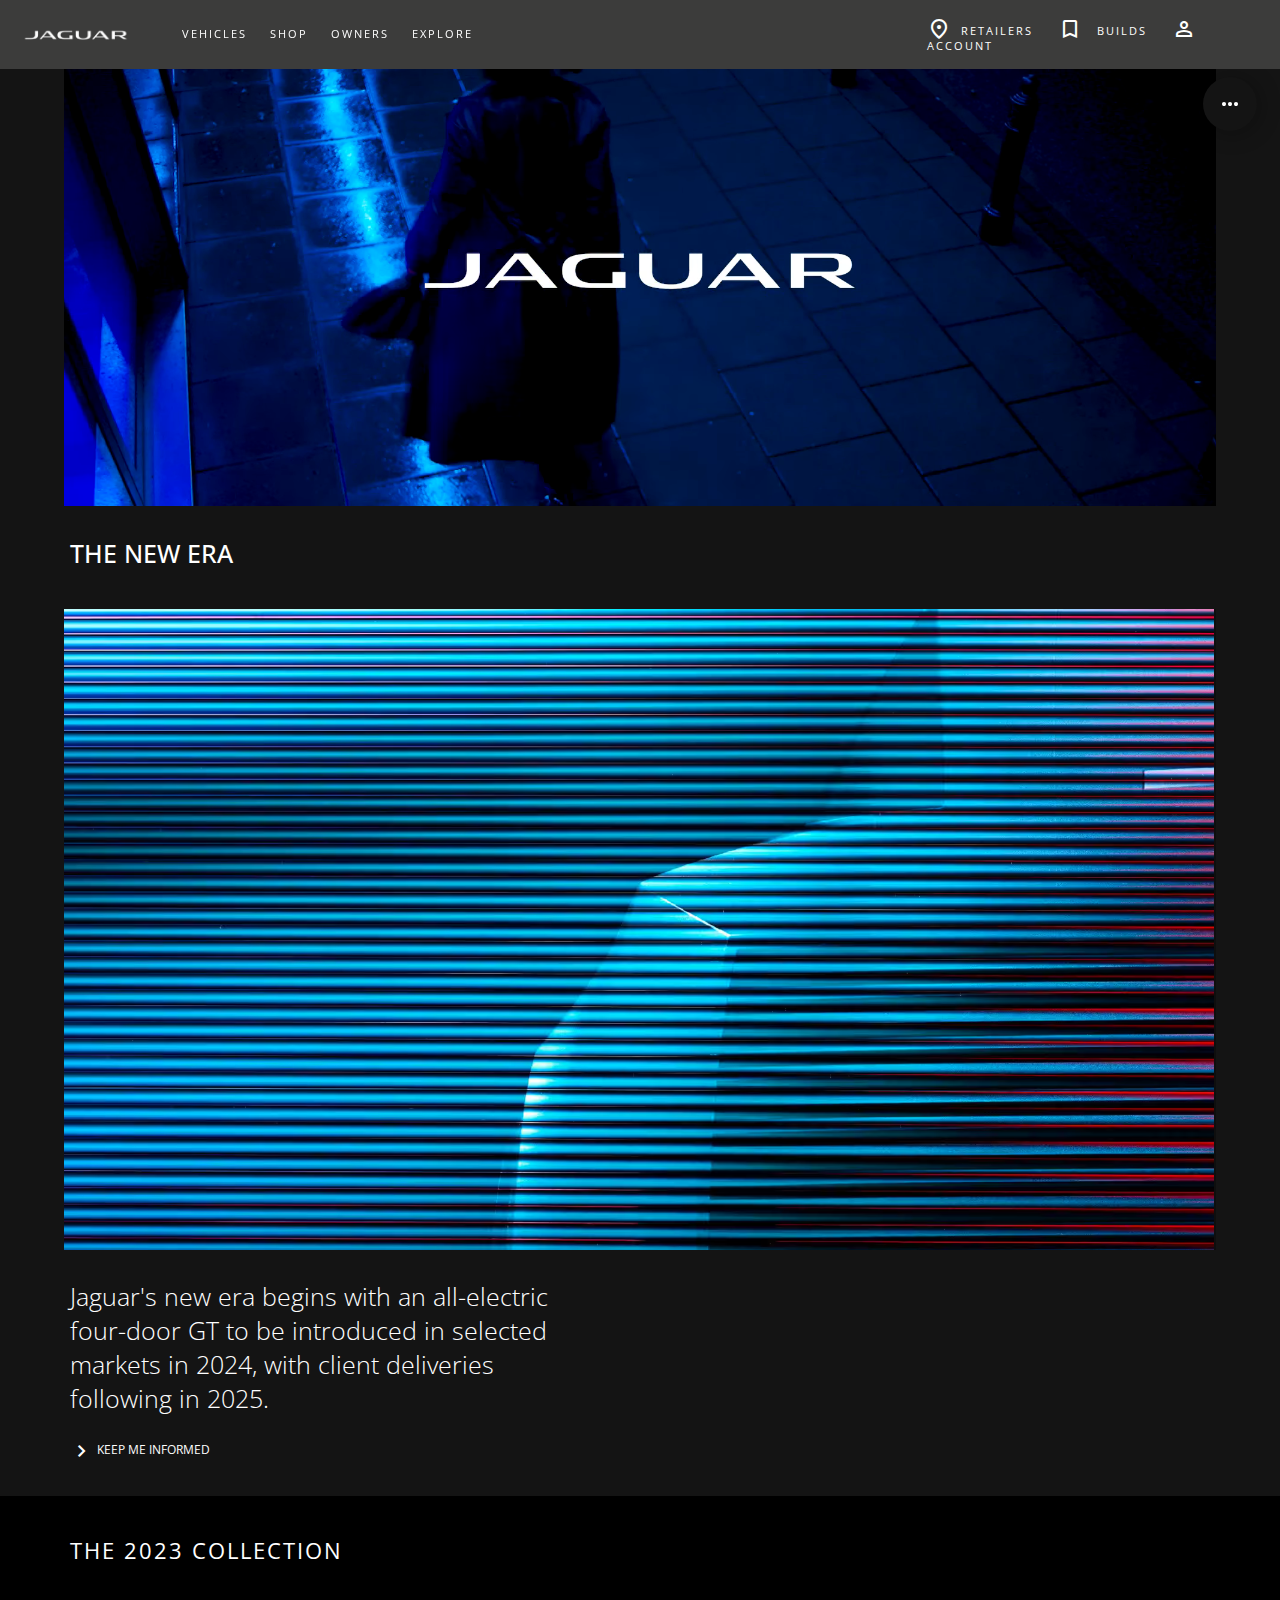
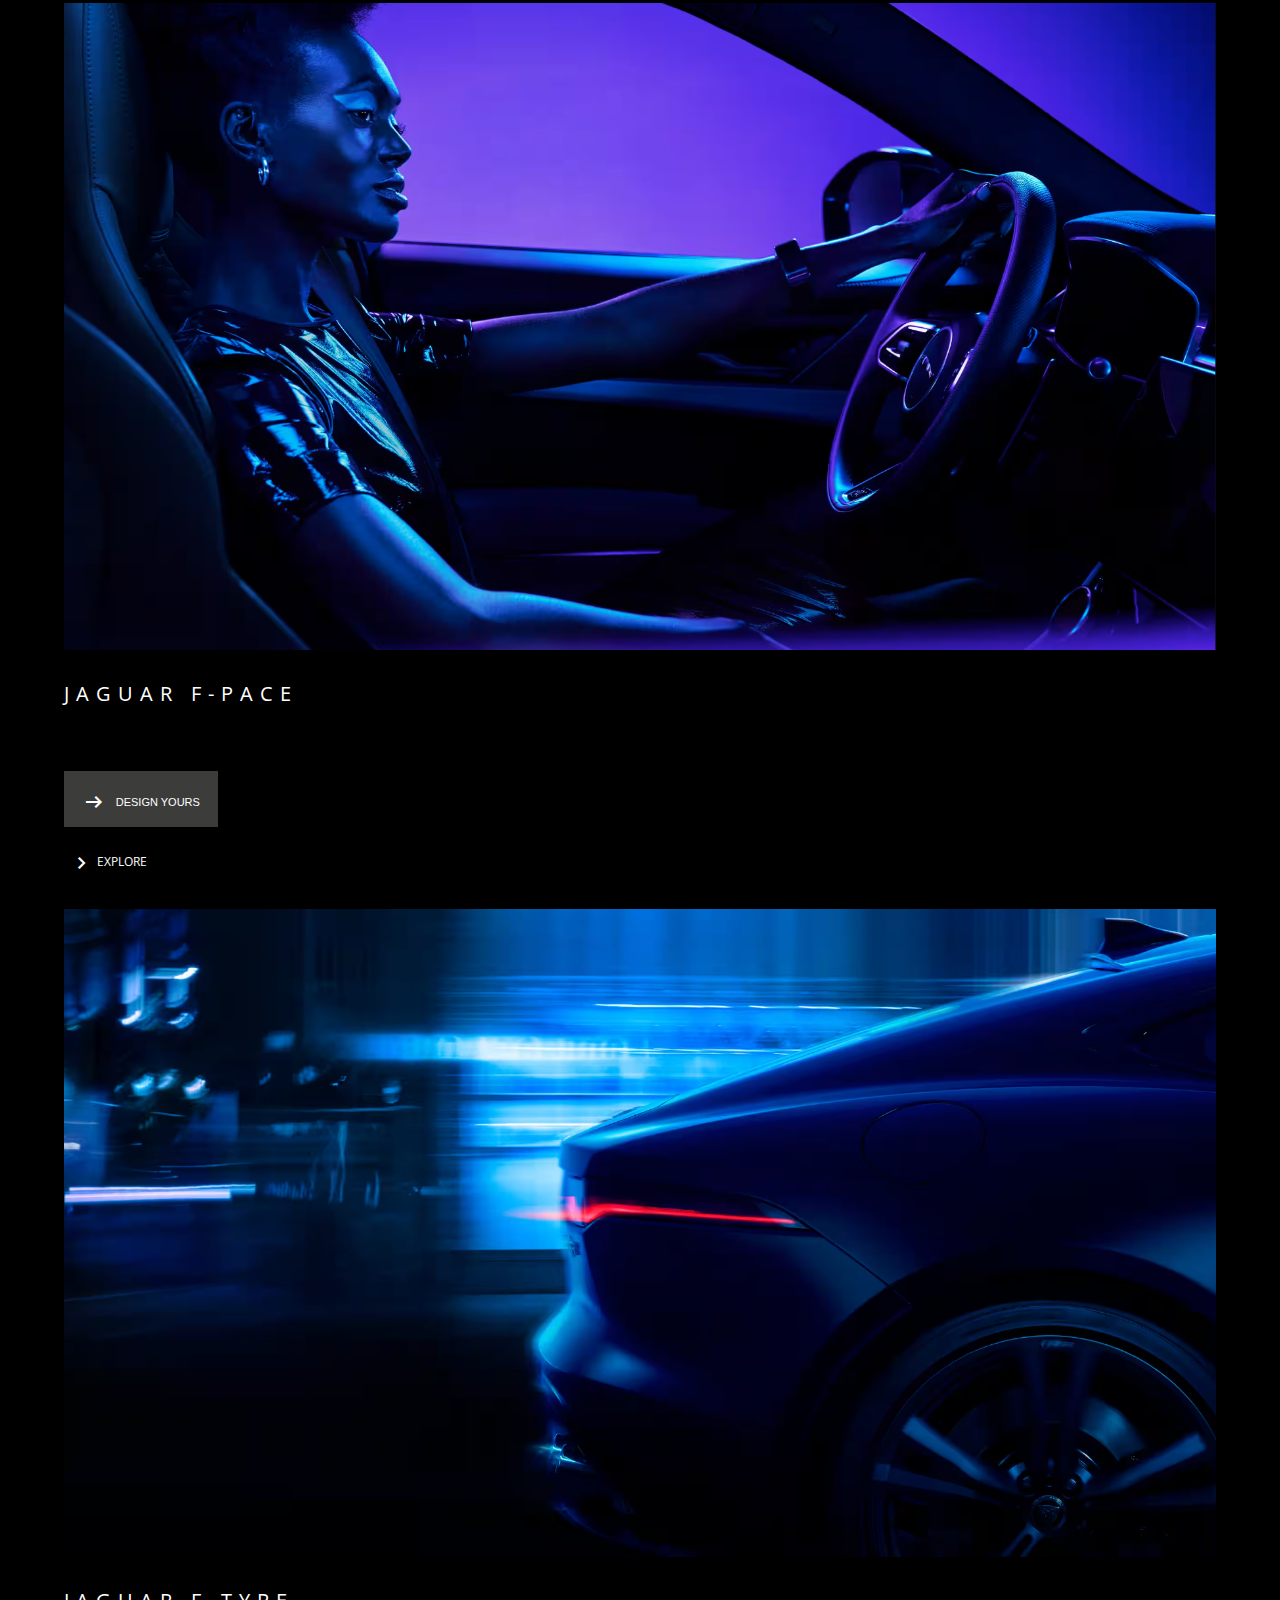
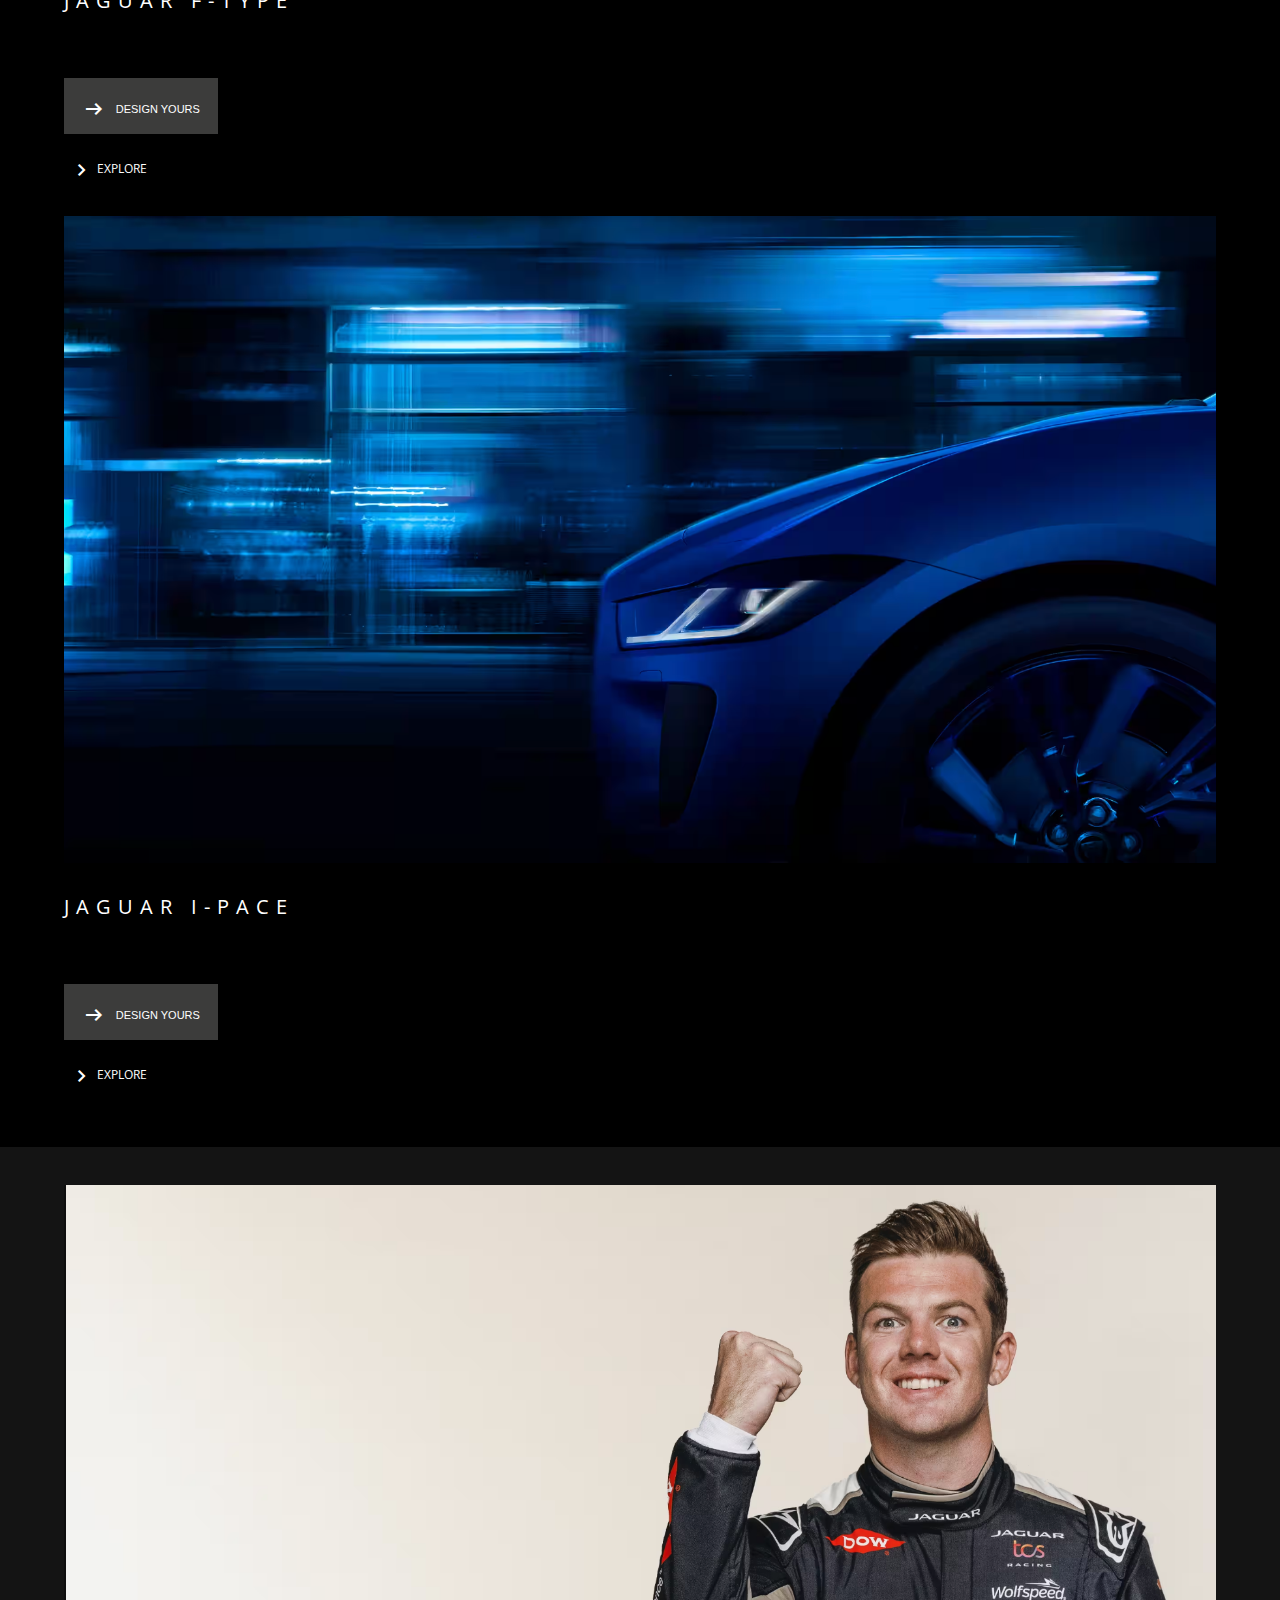
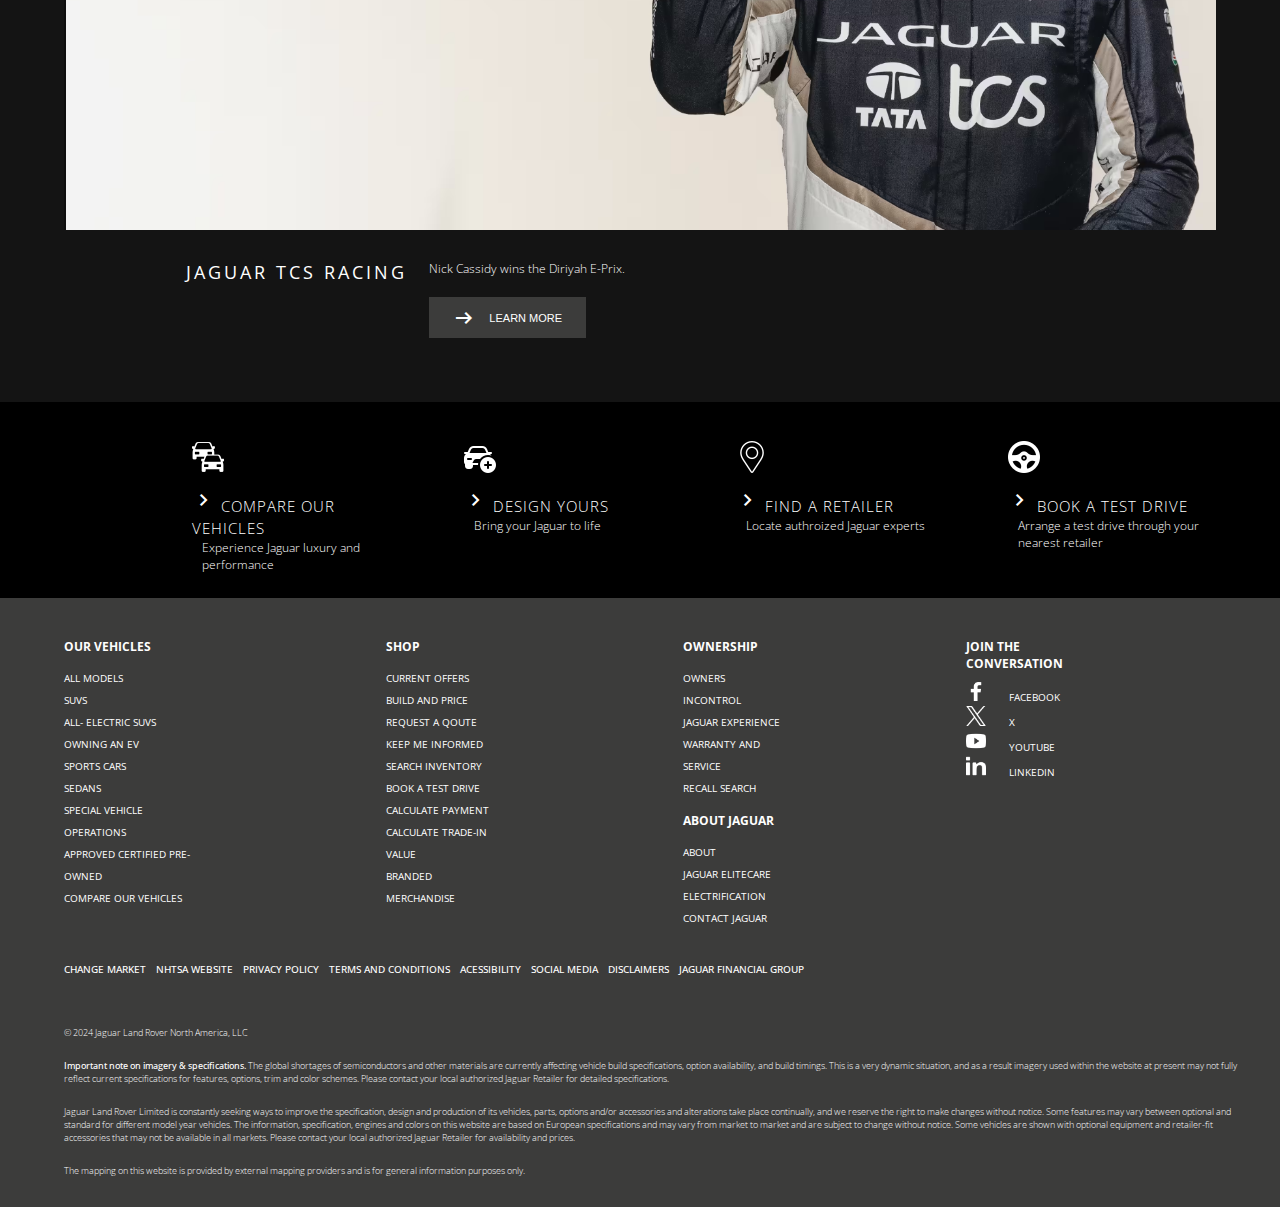
<file: index.html>
<!DOCTYPE html>
<html lang="en">
<head>
    <meta charset="UTF-8">
    <meta http-equiv="X-UA-Compatible" content="IE=edge">
    <link rel="stylesheet" href="style.css">
    <link rel="preconnect" href="https://fonts.googleapis.com">
    <link rel="stylesheet" href="https://fonts.googleapis.com/css2?family=Material+Symbols+Outlined:opsz,wght,FILL,GRAD@20..48,100..700,0..1,-50..200" />
    <link rel="stylesheet" href="https://fonts.googleapis.com/css2?family=Material+Symbols+Outlined:opsz,wght,FILL,GRAD@20..48,100..700,0..1,-50..200" />
    <link rel="stylesheet" href="https://fonts.googleapis.com/css2?family=Material+Symbols+Outlined:opsz,wght,FILL,GRAD@20..48,100..700,0..1,-50..200" />
    <link rel="stylesheet" href="https://fonts.googleapis.com/css2?family=Material+Symbols+Outlined:opsz,wght,FILL,GRAD@20..48,100..700,0..1,-50..200" />
    <link rel="stylesheet" href="https://fonts.googleapis.com/css2?family=Material+Symbols+Outlined:opsz,wght,FILL,GRAD@20..48,100..700,0..1,-50..200" />
    <link rel="preconnect" href="https://fonts.gstatic.com" crossorigin>
    <link href="https://fonts.googleapis.com/css2?family=Open+Sans:ital,wght@0,300..800;1,300..800&display=swap" rel="stylesheet">
    <meta name="viewport" content="width=device-width, initial-scale=1.0">
    <link rel="short icon" href="images/favicon-jdx.ico">
    <title> Jaguar Sedans, SUVs and Sports Cars - Official Site | Jaguar USA </title>
</head>
<body>

    <div class="jaguar-site">

        <div class="navigation">
            <div class="nav-links-left">
                <a href="index.html"> <img src="images/main-jag-logo.PNG" id="jaguar-nav-icon"> </a>
                <ul>
                    <li> <a href="#"> vehicles</a> </li>
                    <li> <a href="#"> shop</a> </li>
                    <li> <a href="#"> owners</a> </li>
                    <li> <a href="#"> explore</a> </li>
                </ul>
            </div>
            <div class="nav-links-right">
                <ul> 
                    <li>  <a href="retailer-locator.html"> <span class="material-symbols-outlined" id="nav-icon">location_on </span>retailers</a> </li>
                    <li> <a href="#"><span class="material-symbols-outlined" id="nav-icon" > bookmark </span> builds</a> </li>
                    <li> <a href="#"> <span class="material-symbols-outlined" id="nav-icon"> person </span> account</a> </li>
                </ul>
            </div>
        </div>

        <div class="more-icon">
            <div class="icon-dropdown">
                <a href="#"> <span class="material-symbols-outlined" id="dropdown-nav-icon"> more_horiz</span> </a> 
            </div>
        </div>
        
        <div class="main-section">
            <video controls muted autoplay loop src="images/JaguarAfterHours.webm"id="main-media"></video> 

            <div class="era-section">
                <h1> THE NEW ERA </h1>
                <img src="images/jaguar-3.png" alt="front car" id="main-media">
                <h2>Jaguar's new era begins with an all-electric four-door GT to be introduced in selected markets in 2024, with client deliveries following in 2025. </h2>
                <a href="#"> <span class="material-symbols-outlined" id="right-arrow"> keyboard_arrow_right </span> KEEP ME INFORMED </a>
            </div>
            
            <div class="collection-section">

            <div class="collection-header">
                    <h1> THE 2023 COLLECTION</h1>
                    <img src="images/jaguar-4.png" alt="car wind" id="main-media">
                    <!-- <img src="images/jaguar-5.png" alt="car wind" id="main-media">
                    <img src="images/jaguar-6.png" alt="car wind" id="main-media">
                    <img src="images/jaguar-7.png" alt="car wind" id="main-media"> -->
                </div>

                <div class="jag-header">
                    <h1>JAGUAR F-PACE</h1>
                    <button id="design-button"> <span class="material-symbols-outlined" id="arrow-right">arrow_right_alt</span>DESIGN YOURS </button>
                </div>
                <div class="explore">
                     <a href="#"> <span class="material-symbols-outlined" id="right-arrow"> keyboard_arrow_right </span> EXPLORE </a>
                </div>


                <div class="collection-header">
    
                    <img src="images/jaguar-8.png" alt="car wind" id="main-media">
                    <!-- <img src="images/jaguar-9.png" alt="car wind" id="main-media">
                    <img src="images/jaguar-10.png" alt="car wind" id="main-media">
                    <img src="images/jaguar-11.png" alt="car wind" id="main-media"> -->
                </div>

                <div class="jag-header">
                    <h1>JAGUAR F-TYPE</h1>
                    <button id="design-button"> <span class="material-symbols-outlined" id="arrow-right">arrow_right_alt</span>DESIGN YOURS </button>
                </div>
                <div class="explore">
                     <a href="#"> <span class="material-symbols-outlined"id="right-arrow"> keyboard_arrow_right </span> EXPLORE </a>
                </div>


                <div class="collection-header">
                   
                    <img src="images/jaguar-12.png" alt="drive jaguar" id="main-media"> 
                   <!-- <img src="images/jaguar-13.png" alt="car wind" id="main-media">
                    <img src="images/jaguar-14.png" alt="car wind" id="main-media">
                    <img src="images/jaguar-15.png" alt="car wind" id="main-media"> -->
                </div>

                <div class="jag-header">
                    <h1>JAGUAR I-PACE</h1>
                    <button id="design-button"> <span class="material-symbols-outlined"id="arrow-right">arrow_right_alt</span>DESIGN YOURS </button>
                </div>
                <div class="explore">
                     <a href="#"> <span class="material-symbols-outlined" id="right-arrow"> keyboard_arrow_right </span> EXPLORE </a>
                </div>
            </div>

            <div class="bottom-section">

                <img src="images/jaguar-nick.png" alt="drive jaguar" id="main-media"> 
                <!-- <img src="images/jaguar-16.png" alt="drive jaguar" id="main-media"> 
                <img src="images/jaguar-17.png" alt="drive jaguar" id="main-media">  -->
                

               <div class="jag-bottom-section">
                <div class="jag-lc">
                    <h1> JAGUAR TCS RACING </h1>
                </div>

                <div class="exclusive">
                    <h1>  Nick Cassidy wins the Diriyah E-Prix. </h1>
                    <button id="explore-button"> <span class="material-symbols-outlined" id="arrow-right">arrow_right_alt</span> LEARN MORE</button>
                </div>
               </div>
            </div>

        <div class="top-bottom-section">

            <div class="section-quad">
                <img src="images/two-cars-in-line.png" id="bottom-icon" > 
                <a href="#"> <span class="material-symbols-outlined" > keyboard_arrow_right </span> COMPARE OUR VEHICLES </a>
                <div class="section-text">
                    <p> Experience Jaguar luxury and performance</p>
                </div>
            </div>

            <div class="section-quad">
                <img src="images/transport.png" id="bottom-icon" > 
                <a href="#"> <span class="material-symbols-outlined" > keyboard_arrow_right </span> DESIGN YOURS</a>
                <div class="section-text">
                    <p> Bring your Jaguar to life </p>
                </div>
            </div>

            <div class="section-quad">
                <img src="images/pin.png" id="bottom-icon" > 
                <a href="#"> <span class="material-symbols-outlined" > keyboard_arrow_right </span> FIND A RETAILER </a>
                <div class="section-text">
                    <p> Locate authroized Jaguar experts </p>
                </div>
            </div>

            <div class="section-quad">
                <img src="images/steering-wheel.png" id="bottom-icon" > 
                <a href="#"> <span class="material-symbols-outlined" > keyboard_arrow_right </span> BOOK A TEST DRIVE </a>
                <div class="section-text">
                    <p> Arrange a test drive through your nearest retailer </p>
                </div>
            </div>
        </div>

        <!--bottom naviagtion -->

        <div class="bottom-page"> 
            <div class="bottom-links-section">

            <div class="bottom-columns">
                <div class="link-columns">
                    <h1> OUR VEHICLES </h1>
                    <ul>
                        <li><a href="#"> all models</a></li>
                        <li><a href="#"> suvs</a></li>
                        <li> <a href="#"> all- electric suvs</a> </li>
                        <li><a href="#"> owning an ev </a></li>
                        <li> <a href="#"> sports cars</a> </li>
                        <li><a href="#"> sedans </a> </li>
                        <li> <a href="#"> special vehicle operations </a> </li>
                        <li> <a href="#"> approved certified pre-owned</a> </li>
                        <li> <a href="#"> compare our vehicles</a> </li>
                    </ul>
                </div>
            </div>

            <div class="bottom-columns">
                <div class="link-columns">
                    <h1> SHOP </h1>
                    <ul>
                        <li> <a href="#"> current offers </a> </li> 
                        <li> <a href="#"> build and price </a> </li> 
                        <li> <a href="#"> request a qoute </a></li>  
                        <li> <a href="#"> keep me informed </a> </li>  
                        <li> <a href="#"> search inventory </a> </li>  
                        <li> <a href="#"> book a test drive  </a> </li> 
                        <li> <a href="#"> calculate payment</a> </li>  
                        <li> <a href="#"> calculate trade-in value </a> </li>  
                        <li>  <a href="#"> branded merchandise </a> </li> 
                    </ul>
                    
                </div>
            </div>

            <div class="bottom-columns">
                <div class="link-columns">
                    <h1> OWNERSHIP </h1>
                    <ul>
                        <li> <a href="#"> owners </a> </li>
                        <li> <a href="#">  incontrol </a> </li>
                        <li> <a href="#"> jaguar experience</a></li>
                        <li> <a href="#"> warranty and service </a> </li>
                        <li> <a href="#"> recall search  </a></li>
                    </ul>
                    
                    <h1> ABOUT JAGUAR </h1>
                    <ul> 
                        <li> <a href="#"> about  </a> </li>
                        <li> <a href="#"> jaguar elitecare </a> </li>
                        <li> <a href="#"> electrification </a> </li>
                        <li> <a href="#"> contact jaguar </a> </li>
                    </ul>
                </div>
            </div>

            <div class="bottom-columns">
                <div class="link-columns">
                    <h1> JOIN THE CONVERSATION </h1>
                    <ul> 
                        <li><a href="#"> <img src="images/facebook-app-symbol.png" alt="facebook icon" id="social-icons"> facebook </a></li>
                        <li><a href="#"> <img src="images/twitter (2).png" alt="twitter icon" id="social-icons"> X </a></li>
                        <li><a href="#"> <img src="images/youtube (2).png" alt="youtube icon" id="social-icons"> youtube </a></li>
                        <li><a href="#"> <img src="images/linked-in-logo-of-two-letters.png" alt="linkedin icon" id="social-icons"> linkedin </a></li>
                  </ul>
                </div>
            </div>

        </div>

        <div class="bottom-page-blurb">

            <div class="more-links">
                <a href="#"> change market </a>
                <a href="#"> nhtsa website </a>
                <a href="#"> privacy policy </a>
                <a href="#"> terms and conditions </a>
                <a href="#"> acessibility </a>
                <a href="#"> social media </a>
                <a href="#"> disclaimers </a>
                <a href="#"> jaguar financial group </a>
            
            </div>

                <div class="bottom-blurb">
                    <p> &copy; 2024 Jaguar Land Rover North America, LLC </p>

                    <p> <span id="important-blurb"> Important note on imagery & specifications.</span> 
                        The global shortages of semiconductors and other materials are currently affecting 
                        vehicle build specifications, option availability, and build timings. This is a very 
                        dynamic situation, and as a result imagery used within the website at present may not 
                        fully reflect current specifications for features, options, trim and color schemes. 
                        Please contact your local authorized Jaguar Retailer for detailed specifications.
                    </p>

                    <p> Jaguar Land Rover Limited is constantly seeking ways to improve the specification, 
                        design and production of its vehicles, parts, options and/or accessories and alterations 
                        take place continually, and we reserve the right to make changes without notice. Some 
                        features may vary between optional and standard for different model year vehicles. The 
                        information, specification, engines and colors on this website are based on European 
                        specifications and may vary from market to market and are subject to change without 
                        notice. Some vehicles are shown with optional equipment and retailer-fit accessories 
                        that may not be available in all markets. Please contact your local authorized Jaguar 
                        Retailer for availability and prices.
                    </p>

                    <p>The mapping on this website is provided by external mapping providers and is for general information purposes only.</p>

                </div>
            </div>
        </div>
    </div>
    
</body>
</html>
</file>
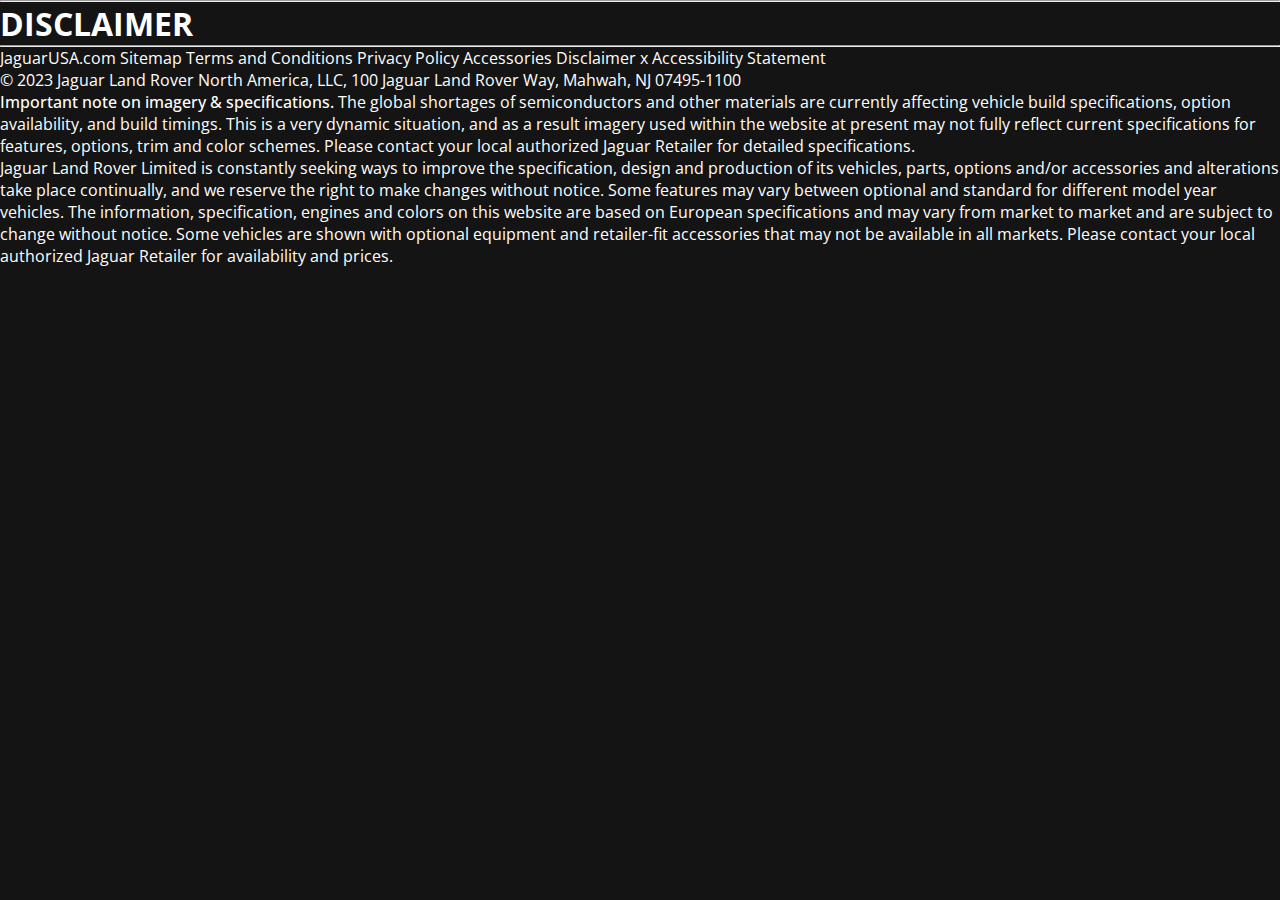
<file: buildyourjaguar.html>
<!DOCTYPE html>
<html lang="en">
<head>
    <meta charset="UTF-8">
    <meta http-equiv="X-UA-Compatible" content="IE=edge">
    <link rel="stylesheet" href="style.css">
    <link rel="preconnect" href="https://fonts.googleapis.com">
    <link rel="stylesheet" href="https://fonts.googleapis.com/css2?family=Material+Symbols+Outlined:opsz,wght,FILL,GRAD@20..48,100..700,0..1,-50..200" />
    <link rel="stylesheet" href="https://fonts.googleapis.com/css2?family=Material+Symbols+Outlined:opsz,wght,FILL,GRAD@20..48,100..700,0..1,-50..200" />
    <link rel="stylesheet" href="https://fonts.googleapis.com/css2?family=Material+Symbols+Outlined:opsz,wght,FILL,GRAD@20..48,100..700,0..1,-50..200" />
    <link rel="stylesheet" href="https://fonts.googleapis.com/css2?family=Material+Symbols+Outlined:opsz,wght,FILL,GRAD@20..48,100..700,0..1,-50..200" />
    <link rel="stylesheet" href="https://fonts.googleapis.com/css2?family=Material+Symbols+Outlined:opsz,wght,FILL,GRAD@20..48,100..700,0..1,-50..200" />
    <link rel="preconnect" href="https://fonts.gstatic.com" crossorigin>
    <link href="https://fonts.googleapis.com/css2?family=Open+Sans:ital,wght@0,300..800;1,300..800&display=swap" rel="stylesheet">
    <meta name="viewport" content="width=device-width, initial-scale=1.0">
    <link rel="short icon" href="images/favicon-jdx.ico">
    <title> Jaguar Sedans, SUVs and Sports Cars - Official Site | Jaguar USA </title>
</head>
<body>

    <div class="images-test">
       
    </div>
    <div class="disclaimer-bottom">

        <div class="disclaimer">
            <hr id="disclaimer-line">
            <h1> DISCLAIMER </h1>
            <hr id="disclaimer-line">
        </div>

        <div class="disclaimer-links">
            <ul>
                <a href="#"> JaguarUSA.com </a>
                <a href="#"> Sitemap </a>
                <a href="#"> Terms and Conditions </a>
                <a href="#"> Privacy Policy </a>
                <a href="#"> Accessories </a>
                <a href="#"> Disclaimer </a>x
                <a href="#"> Accessibility Statement </a>
            </ul>
        </div>

        <div class="disclaimer-blurb-one">
            <p> &copy; 2023 Jaguar Land Rover North America, LLC, 100 Jaguar Land Rover Way, Mahwah, NJ 07495-1100 </p>

            <p> <span id="important-blurb"> Important note on imagery & specifications.</span> 
                The global shortages of semiconductors and other materials are currently affecting 
                vehicle build specifications, option availability, and build timings. This is a very 
                dynamic situation, and as a result imagery used within the website at present may not 
                fully reflect current specifications for features, options, trim and color schemes. 
                Please contact your local authorized Jaguar Retailer for detailed specifications.
            </p>

            <p> Jaguar Land Rover Limited is constantly seeking ways to improve the specification, 
                design and production of its vehicles, parts, options and/or accessories and alterations 
                take place continually, and we reserve the right to make changes without notice. Some 
                features may vary between optional and standard for different model year vehicles. The 
                information, specification, engines and colors on this website are based on European 
                specifications and may vary from market to market and are subject to change without 
                notice. Some vehicles are shown with optional equipment and retailer-fit accessories 
                that may not be available in all markets. Please contact your local authorized Jaguar 
                Retailer for availability and prices.
            </p>

        </div>



    </div>
</body>
</html>
</file>
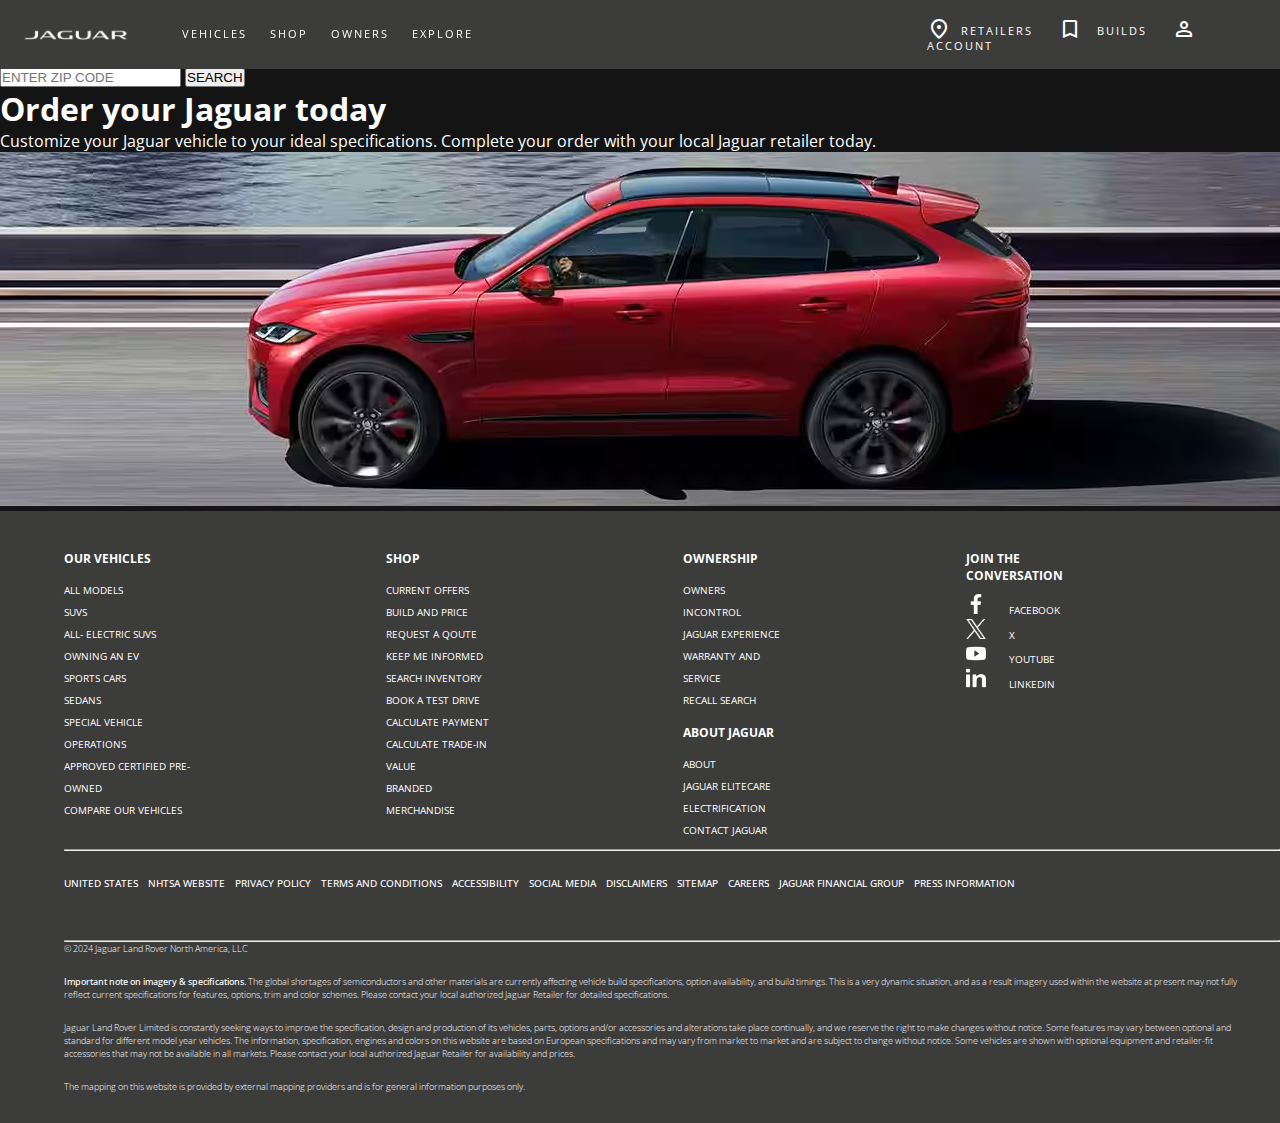
<file: retailer-locator.html>
<!DOCTYPE html>
<html lang="en">
<head>
    <meta charset="UTF-8">
    <meta http-equiv="X-UA-Compatible" content="IE=edge">
    <link rel="stylesheet" href="style.css">
    <link rel="preconnect" href="https://fonts.googleapis.com">
    <link rel="stylesheet" href="https://fonts.googleapis.com/css2?family=Material+Symbols+Outlined:opsz,wght,FILL,GRAD@20..48,100..700,0..1,-50..200" />
    <link rel="stylesheet" href="https://fonts.googleapis.com/css2?family=Material+Symbols+Outlined:opsz,wght,FILL,GRAD@20..48,100..700,0..1,-50..200" />
    <link rel="stylesheet" href="https://fonts.googleapis.com/css2?family=Material+Symbols+Outlined:opsz,wght,FILL,GRAD@20..48,100..700,0..1,-50..200" />
    <link rel="stylesheet" href="https://fonts.googleapis.com/css2?family=Material+Symbols+Outlined:opsz,wght,FILL,GRAD@20..48,100..700,0..1,-50..200" />
    <link rel="stylesheet" href="https://fonts.googleapis.com/css2?family=Material+Symbols+Outlined:opsz,wght,FILL,GRAD@20..48,100..700,0..1,-50..200" />
    <link rel="preconnect" href="https://fonts.gstatic.com" crossorigin>
    <link href="https://fonts.googleapis.com/css2?family=Open+Sans:ital,wght@0,300..800;1,300..800&display=swap" rel="stylesheet">
    <meta name="viewport" content="width=device-width, initial-scale=1.0">
    <link rel="short icon" href="images/favicon-jdx.ico">
    <title> Find a Jaguar Retailer| Jaguar USA </title>
</head>
<body>

    <div class="jaguar-site">

        <div class="navigation">
            <div class="nav-links-left">
                <a href="index.html"> <img src="images/main-jag-logo.PNG" id="jaguar-nav-icon"> </a>
                <ul>
                    <li> <a href="#"> vehicles</a> </li>
                    <li> <a href="#"> shop</a> </li>
                    <li> <a href="#"> owners</a> </li>
                    <li> <a href="#"> explore</a> </li>
                </ul>
            </div>
            <div class="nav-links-right">
                <ul> 
                    <li> <a href="retailer-locator.html"> <span class="material-symbols-outlined" id="nav-icon">location_on </span>retailers</a> </li>
                    <li> <a href="#"><span class="material-symbols-outlined" id="nav-icon" > bookmark </span> builds</a> </li>
                    <li> <a href="#"> <span class="material-symbols-outlined" id="nav-icon"> person </span> account</a> </li>
                </ul>
            </div>
        </div>
        <!-- main section --> 

        <div class="retailer-top">

            <div class="find-retailer">
                <!-- <img src="images/jaguar-18.png" alt="jaguar side of wheel" id="retailer-image-one"> -->

                <div class="retailer-section">
                    <h1> FIND A RETAILER </h1>
                    <p> To locaate your nearest Jaguar Retailer, enter the Zip Code, state, city, or retailer name below: </p>
                </div>
            </div>

                    <div class="retailer-form">
                        <input type="text" placeholder="ENTER ZIP CODE">
                        <!-- <input type="text" placeholder="ENTER BY STATE">
                        <input type="text" placeholder="ENTER CITY NAME">
                        <input type="text" placeholder="ENTER RETAILER NAME"> -->

                        <button id="retailer-button"> SEARCH </button>
                    </div>
        </div>

        <div class="middle-section">
            <div class="order-today">
                <h1> Order your Jaguar today</h1>
                <p> Customize your Jaguar vehicle to your ideal specifications. Complete your order with your local Jaguar retailer today.</p>
                <div class="retailer-image">
                    <img src="images/jaguar-19.png" alt="retailer-image-two">
                </div>
            </div>
        </div>


<!--bottom naviagtion -->
<div class="bottom-page"> 
    <div class="bottom-links-section">

    <div class="bottom-columns">
        <div class="link-columns">
            <h1> OUR VEHICLES </h1>
            <ul>
                <li><a href="#"> all models</a></li>
                <li><a href="#"> suvs</a></li>
                <li> <a href="#"> all- electric suvs</a> </li>
                <li><a href="#"> owning an ev </a></li>
                <li> <a href="#"> sports cars</a> </li>
                <li><a href="#"> sedans </a> </li>
                <li> <a href="#"> special vehicle operations </a> </li>
                <li> <a href="#"> approved certified pre-owned</a> </li>
                <li> <a href="#"> compare our vehicles</a> </li>
            </ul>
        </div>
    </div>

    <div class="bottom-columns">
        <div class="link-columns">
            <h1> SHOP </h1>
            <ul>
                <li> <a href="#"> current offers </a> </li> 
                <li> <a href="#"> build and price </a> </li> 
                <li> <a href="#"> request a qoute </a></li>  
                <li> <a href="#"> keep me informed </a> </li>  
                <li> <a href="#"> search inventory </a> </li>  
                <li> <a href="#"> book a test drive  </a> </li> 
                <li> <a href="#"> calculate payment</a> </li>  
                <li> <a href="#"> calculate trade-in value </a> </li>  
                <li>  <a href="#"> branded merchandise </a> </li> 
            </ul>
            
        </div>
    </div>

    <div class="bottom-columns">
        <div class="link-columns">
            <h1> OWNERSHIP </h1>
            <ul>
                <li> <a href="#"> owners </a> </li>
                <li> <a href="#">  incontrol </a> </li>
                <li> <a href="#"> jaguar experience</a></li>
                <li> <a href="#"> warranty and service </a> </li>
                <li> <a href="#"> recall search  </a></li>
            </ul>
            
            <h1> ABOUT JAGUAR </h1>
            <ul> 
                <li> <a href="#"> about  </a> </li>
                <li> <a href="#"> jaguar elitecare </a> </li>
                <li> <a href="#"> electrification </a> </li>
                <li> <a href="#"> contact jaguar </a> </li>
            </ul>
        </div>
    </div>

    <div class="bottom-columns">
        <div class="link-columns">
            <h1> JOIN THE CONVERSATION </h1>
            <ul> 
                <li><a href="#"> <img src="images/facebook-app-symbol.png" alt="facebook icon" id="social-icons"> facebook </a></li>
                <li><a href="#"> <img src="images/twitter (2).png" alt="twitter icon" id="social-icons"> X </a></li>
                <li><a href="#"> <img src="images/youtube (2).png" alt="youtube icon" id="social-icons"> youtube </a></li>
                <!-- <li><a href="#"> <img src="images/linked-in-logo-of-two-letters.png" alt="linkedin icon" id="social-icons"> instagram </a></li> -->
                <li><a href="#"> <img src="images/linked-in-logo-of-two-letters.png" alt="linkedin icon" id="social-icons"> linkedin </a></li>
          </ul>
        </div>
    </div>

</div>

<div class="bottom-page-blurb">
<hr id="bottom-retailer-links-line">

    <div class="more-links">
        <a href="#"> UNITED STATES </a>
        <a href="#"> NHTSA WEBSITE </a>
        <a href="#"> PRIVACY POLICY </a>
        <a href="#"> TERMS AND CONDITIONS </a>
        <a href="#"> ACCESSIBILITY </a>
        <a href="#"> SOCIAL MEDIA </a>
        <a href="#"> DISCLAIMERS </a>
        <a href="#"> SITEMAP  </a>
        <a href="#"> CAREERS </a>
        <a href="#"> JAGUAR FINANCIAL GROUP </a>
        <a href="#"> PRESS INFORMATION </a>
    </div>
<hr id="bottom-retailer-links-line">

        <div class="bottom-blurb">
            <p> &copy; 2024 Jaguar Land Rover North America, LLC </p>

            <p> <span id="important-blurb"> Important note on imagery & specifications.</span> 
                The global shortages of semiconductors and other materials are currently affecting 
                vehicle build specifications, option availability, and build timings. This is a very 
                dynamic situation, and as a result imagery used within the website at present may not 
                fully reflect current specifications for features, options, trim and color schemes. 
                Please contact your local authorized Jaguar Retailer for detailed specifications.
            </p>

            <p> Jaguar Land Rover Limited is constantly seeking ways to improve the specification, 
                design and production of its vehicles, parts, options and/or accessories and alterations 
                take place continually, and we reserve the right to make changes without notice. Some 
                features may vary between optional and standard for different model year vehicles. The 
                information, specification, engines and colors on this website are based on European 
                specifications and may vary from market to market and are subject to change without 
                notice. Some vehicles are shown with optional equipment and retailer-fit accessories 
                that may not be available in all markets. Please contact your local authorized Jaguar 
                Retailer for availability and prices.
            </p>

            <p>The mapping on this website is provided by external mapping providers and is for general information purposes only.</p>

        </div>
    </div>
</div>
</div>

</body>
</html>
</file>
<file: style.css>
*{
    padding: 0;
    margin: 0;
}

html{
    background-color: #141414;
    font-family: "Open Sans";
    color: #fff;
    animation: fade 2s;

}

::-webkit-scrollbar{
    display: none;
}
video::-webkit-media-controls-panel {
    display: none;
}

/* ::-webkit-scrollbar{
    scroll-behavior: smooth;
} */
/* naviagtion background-color: #3c3c3b; */
/* color:#4a4f54; */

@keyframes fade{
    0%{
        opacity: 0;
    }
    100%{
        opacity: 1;
    }
}

a{
    text-decoration: none;
    color: #fff;
}
li{
    list-style: none;
}
#jaguar-nav-icon{
    width: 25%;
    float: left;
    margin-right: 5%;
    transform: translateY(-20px);
}

.navigation{
    text-transform: uppercase;
    font-size: 11px;
    background-color: #3c3c3b;
    display: flex;
    position: fixed;
    width: 100%;
    padding-top: 1em;
    z-index: 100;
}

#mobile-menu{
    display: none;
    margin-left: 1em;
}
.nav-links-left li, .nav-links-right li{
    display:inline ;
}
.nav-links-left{
   margin-right: 46%;
   transform: translateY(15px);
}
.nav-links-left li a{
    font-size: 11px;
    margin-right: 20px;
    letter-spacing: 2px;
}

.nav-links-right li a{
    font-size: 11px;
    margin-right: 22px;
    letter-spacing: 2px;
}

#nav-icon{
    transform: translateY(6px);
    margin-right: 10px;
}

/* navigation right - builds link - link #2 dropdown menu */

.builds-dropdown{
    background-color: #fff;
    width: 25%;
    z-index: 99;
    margin-left: 80%;
    padding-top: 5%;
    color: #000;
    position: fixed;
    padding-bottom: 20px;
    display: none;
}
#builds-close-icon{
    margin-left: 70%;
    padding: 5px;
    transition: ease-in-out 0.25s;
}
#builds-close-icon:hover{
    background-color: #F0F3F4;
    cursor: pointer;
    transition: ease-in-out 0.25s;
}
.builds-dropdown-heading h1{
    font-size: 25px;
    font-weight:500;
    margin-left: 5%;
    margin-bottom: 10px;
}
.builds-dropdown img{
    width: 24%;
    margin-right: 10px;
    transform: translateY(25px);
}
.builds-dropdown-links li{
    margin-bottom: 18px;
    margin-left: 5%;
}
.builds-dropdown-links li a{
    color: #000;
    font-size: 12px;
    font-weight: 700;
    letter-spacing: 1px;
}


/* .builds-dropdown li a:hover{
    background-color: ;
} */

/* navigation right - accounts link link #3 dropdown menu */

.account-dropdown{
    background-color: #3c3c3b;
    color: #fff;
    z-index: 99;
    margin-left: 83%;
    padding-top: 4%;
    position: fixed;
    width: 80%;
    display: none;
}
.account-dropdown-links a{
    font-size: 11px;
    margin-left: 25px;
    font-weight: 400;
    transition: ease-in-out 0.5s;
}
.account-dropdown-links a:hover{
    text-decoration: underline;
    transition: ease-in-out 0.5s;
}
.account-dropdown-links li{
    padding-top: 10px;
    padding-bottom: 25px;
}



.navigation-dropdown-box{
    background-color: #fff;
    display: flex;
    width: 100%;
    position: fixed;
    z-index: 99;
    display: none;
}
.owners-top-links{
    background-color: #3c3c3b;
}
.navigation-dropdown-box a{
    color: #000;
    font-size: 12px;
    display: inline;
}
/* icon dropdown navigation

/* .more-icon{ */
    /* margin-left: 93%;
    margin-top: 8%;
    z-index: 100;
 } */


/* more navigation three dot icon */

#dropdown-nav-icon{
    background-color: #141414;
    position: fixed;
    padding: 15px;
    margin-left: 96%;
    margin-top: 5%; 
    z-index: 98;
    border-radius: 50%;
    box-shadow: 2px 2px 20px 2px rgba(0,0,0,0.25);
}

/* #dropdown-nav-icon-close{
    background-color: pink;
    position: fixed;
    padding: 20px;
    margin-left: 95%;
    margin-top: 60%; 
    z-index: 100;
    border-radius: 50%;
    display: none;

} */

.icon-dropdown-box{
    background-color: #ffff;
    width: 14%;
    margin-left: 86%;
    z-index: 97;
    position: fixed;
    padding-top: 8%;
    padding-bottom: 27px;
    display: none;
}
.dropdown-links li{
    padding-top:5px;
    padding-bottom: 13px;
}
.dropdown-links a{
    color: #000;
    font-weight: 600;
    font-size: 9px;
    letter-spacing: 2px;
}
.dropdown-links a:hover{
    text-decoration: underline;
}
#dropdown-icon{
    margin-left: 20%;
    margin-right: 8px;
    width: 20px;
    transform: translateY(8px);
}
#dropdown-line{
    width: 80%;
    margin-left: 30px;
}
/* main section */
#main-media-video{
    margin-left:5%;
    width: 90%;
    margin-bottom: 25px;
    margin-top:3%;
}
#main-media{
    margin-left:5%;
    width: 90%;
    margin-bottom: 25px;
    margin-top:3%;
}
.era-section{
    font-size: 12px;
    margin-bottom: 3%;
}
.era-section h1{
    width: 40%;
    font-size: 25px;
    font-weight: 500;
    margin-left: 12%;
}
.era-section h2{
    width: 40%;
    font-size: 25px;
    font-weight: 100;
    margin-left: 15%;
    margin-bottom: 15px;
}
.era-section a, .explore a{
    margin-left: 15%; 
}
.era-section a:hover, .explore a:hover{
    text-decoration: underline;
    text-underline-offset: 8px;
}

/* 2023 collection section */

.collection-section{
    background-color: #000;
    width: 100%;
    padding-top: 3%;
    padding-bottom: 5%;
}

.collection-header h1{
    font-size: 20px;
    margin-left: 12%;
    font-weight: 400;
    letter-spacing: 2px;    
}

.jag-header h1{
    font-size: 20px;
    font-weight: 400;
    margin-left: 15%;
    letter-spacing: 7px;
    margin-bottom: 3%;
}

#design-button{
    background-color: #3c3c3b;
    color: #ffff;
    border: 1px solid #3c3c3b;
    margin-left: 15%;
    width: 9%;
    padding-bottom: 18px;
    padding-top: 10px;
    font-size: 11px;
    transition: ease-in-out 0.5s;
    margin-bottom: 15px;
}
#design-button:hover{
    background-color: #000;
    border: 1px solid #fff;
    transition: ease-in-out 0.5s;
}
#arrow-right{
    transform: translateY(8px);
    margin-right: 10px;
}
.explore{
    font-size: 12px;
}
#right-arrow{
    transform: translateY(9px);
}
.jag-bottom-section {
    display: flex;
    margin-left: 5%;
    padding-bottom: 5%;
}

.jag-lc{
    width: 20%;
    margin-left: 10%;
}

.jag-lc h1{
    font-size: 18px;
    font-weight: 400;
    letter-spacing: 3px;
}

.exclusive h1{
    font-size: 12px;
    font-weight: 200;
}

#explore-button{
    background-color: #3c3c3b;
    color: #ffff;
    border: 1px solid #3c3c3b;
    width: 80%;
    font-size: 11px;
    transition: ease-in-out 0.5s;
    padding-bottom: 13px;
    margin-top: 20px;
}
#explore-button:hover{
    background-color: #000;
    border: 1px solid #fff;
    transition: ease-in-out 0.5s;
}

.top-bottom-section{
    background-color: #000;
    display: flex;
    padding-top: 3%;
    padding-bottom: 2%;
    padding-left: 15%;
    font-weight: 300;
}
.section-quad{
    margin-right:5%;
    width: 20%;
}
.section-quad a{
    font-size: 15px;
    letter-spacing: 1px;
}
.section-quad a:hover{
    text-decoration: underline;
}
.section-quad:hover{
    cursor: pointer;
}
#bottom-icon{
    display: flex;
    margin-bottom: 15px;
}
.section-text p{
    font-size: 12px;
    margin-left: 10px;
}
.bottom-page{
    background-color: #3c3c3b;
    padding-left: 5%;
    padding-bottom: 10px;
}
/* reatiler page bottom links section */

.bottom-page-inverted{
    background-color: #ffff;
    color: #000;
    padding-left: 5%;
    padding-bottom: 10px;
}
.bottom-blurb-inverted{
    color: #000;
}

.bottom-links-section{
    padding-bottom: 10px;
    display: flex;
}

.bottom-columns{
    margin-right: 15%;
    padding-top: 2%;
}
.link-columns a{
    text-transform: uppercase;
    transition: ease-in-out 1s;
    font-size: 10px;
}

.link-columns a:hover{
    text-decoration: underline;
    transition: ease-in-out 1s;
}


.link-columns  h1{
    font-size: 12px;
    margin-bottom: 10px;
    margin-top: 15px;
}
#social-icons{
    width: 15%;
    padding-right: 20px;
}
.more-links{
    display: flex;
    text-transform: uppercase;
    margin-top: 25px;
}

.more-links a{
    font-size: 10px;
    margin-right: 10px;
    font-weight: 500;
    padding-bottom: 50px;
}

.more-links a:hover{
    text-decoration: underline;
}
.bottom-blurb{
    font-weight: 100;
    font-size:9px;
    width: 97%;
}

.bottom-blurb p{
    margin-bottom: 20px;
}
#important-blurb{
    font-weight: 500;
}

/* retailer page */

/* .retailer-section{
    background-image: url("images/jaguar-18.png");
    background-color: #fff;
} */

.middle-section{
    display: flex;
}

/* media queries */
@media (max-width: 1880px){
    .nav-links-left{
        margin-right: 40%;
    }
}
@media (max-width: 1750px){
    .nav-links-left{
        margin-right: 38%;
    }
}
@media (max-width: 1650px){
    .nav-links-left{
        margin-right: 34%;
    }
}
@media (max-width: 1550px){
    .nav-links-left{
        margin-right: 30%;
    }
}
@media (max-width: 1450px){
    .nav-links-left{
        margin-right: 25%;
    }
}
@media (max-width: 1400px){
    .nav-links-left{
        margin-right: 25%;
    }
    #design-button{
        width: 12%;
    }
    .account-dropdown{
        margin-left: 83%;
        padding-top: 4%;
        width: 80%;
    }
    #dropdown-nav-icon{
        margin-left: 94%;
        margin-top: 6%; 
    }
    .era-section a, .explore a{
        margin-left: 70px;
    }
    .era-section h1{
        margin-left: 70px;
    }
    .era-section h2{
        margin-left: 70px;
    }

    .collection-header h1{
        font-size: 22px;
        margin-left: 70px;
    }
    .jag-header h1{
        margin-left: 5%;
        margin-bottom: 5%;
    }
    #design-button{
        margin-left: 5%;
    }
    
}

@media (max-width: 1200px){
    .nav-links-left li, .nav-links-right li{
        display: none ;
    }   
    
    #mobile-menu{
        display: inline;
        margin-left: 1em;
    }
    #jaguar-nav-icon{
        width: 28%;
    }
    #dropdown-nav-icon{
        margin-left: 93%;
        margin-top: 8%; 
    }
    #main-media-video{
        width: 100%;
        margin-left: 0;
        margin-top: 6%;
    }
    #main-media{
        width: 100%;
        margin-left: 0;
    }

    .era-section{
        margin-bottom: 3%;
    }
    .era-section h1{
        margin-left: 50px;
    }
    .era-section h2{
        width: 90%;
        font-size: 28px;
        margin-left: 50px;
        margin-bottom: 10px;
    }
    .era-section a, .explore a{
        margin-left: 50px;
    }
    .collection-header {
        margin-bottom:5%;
    }
    .collection-header h1{
        font-size: 22px;
        margin-left: 50px;
    }
    .jag-header h1{
        margin-left: 5%;
        margin-bottom: 5%;
    }
    #design-button{
        margin-left: 5%;
        width: 14%;
    }
    .jag-bottom-section{
        width: 20%;
        display: inline;
    }
    .jag-lc{
        margin-left: 50px;
    }
    .jag-lc h1{
        margin-bottom: 20px;
        font-size: 15px;
    }
    .exclusive{
        margin-left: 50px;
        margin-bottom: 5%;
    }
  
    #explore-button{
        width: 12%;
    }

    .top-bottom-section{
        display: grid;
        grid-template-columns: auto auto;
        padding-left: 5%;
    }
    .section-quad{
        width: 50%;
        padding-bottom: 10%;
    }
    
    .section-quad p{
        margin-top: 10px;
    }
}

@media (max-width: 992px){
    
}

@media (max-width: 768px){
    
}

@media (max-width: 562px){
    
}

@media (max-width: 472px){
    .nav-links-left li, .nav-links-right li{
        display: none ;
    }   
    #mobile-menu{
        display: inline;
        margin-left: 1em;
        transform: translateY(90px);
    }
    #jaguar-nav-icon{
        width: 50%;
    }

    #dropdown-nav-icon{
        background-color: #141414;
        position: fixed;
        padding: 15px;
        margin-left: 70%;
        margin-top: 50%; 
        z-index: 99;
        border-radius: 50%;
        box-shadow: 2px 2px 20px 2px rgba(0,0,0,0.25);
    }
    #main-media-video{
        width: 115%;
        margin-top: 11%;
    }
    #main-media{
        width: 115%;
    }

    .era-section h1{
        font-size: 22px;
        font-weight: 500;
        margin-left: 5%;
    }

    .era-section h2{
        width: 95%;
        font-size: 26px;
        font-weight: 100;
        margin-left: 6%;
        margin-bottom: 10px;
    }
    .collection-section{
        padding-right: 15%;
    }
    #design-button{
        margin-left: 10%;
        width: 35%;
        padding-bottom: 18px;
        padding-top: 10px;
        font-size: 11px;
        margin-bottom: 15px;
    }

    .jag-header h1{
        font-size: 18px;
        font-weight: 400;
        margin-bottom: 3%;
        margin-left: 10%;
    }

    .section-quad{
        width: 100%;
        padding-right: 55%;
    }

    .jag-bottom-section {
        margin-left: 5%;
        display: inline-block;
        width: 100%;
    }
    
    .jag-lc{
        width: 100%;
        margin-bottom: 10px;
    }

    
}
</file>
